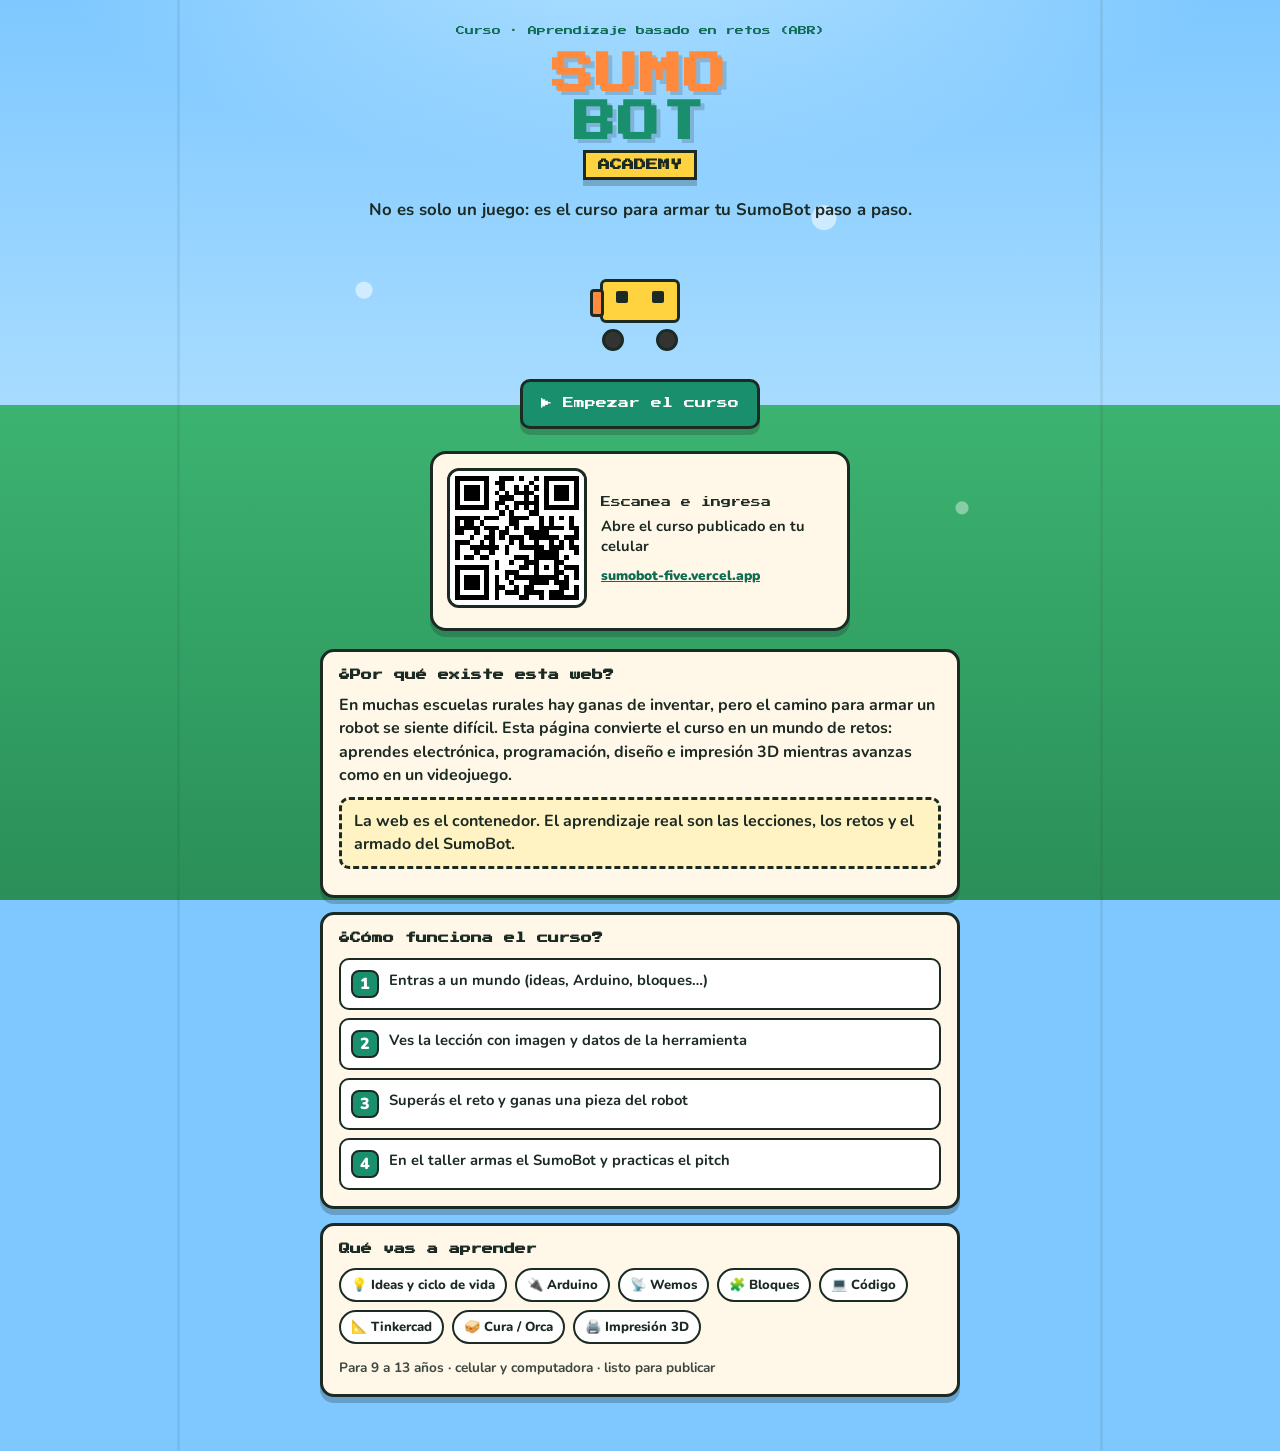
<file: index.html>
<!DOCTYPE html>
<html lang="es">
<head>
  <meta charset="UTF-8" />
  <meta name="viewport" content="width=device-width, initial-scale=1, viewport-fit=cover" />
  <meta name="theme-color" content="#1a8f6e" />
  <meta name="description" content="SumoBot Academy — Aprendizaje por retos para armar tu propio robot sumo." />
  <title>SumoBot Academy — Aprendizaje por Retos</title>
  <link rel="preconnect" href="https://fonts.googleapis.com" />
  <link rel="preconnect" href="https://fonts.gstatic.com" crossorigin />
  <link href="https://fonts.googleapis.com/css2?family=Press+Start+2P&family=Nunito:wght@600;700;800&display=swap" rel="stylesheet" />
  <link rel="stylesheet" href="css/styles.css" />
  <link rel="manifest" href="manifest.json" />
  <link rel="icon" href="data:image/svg+xml,%3Csvg xmlns='http://www.w3.org/2000/svg' viewBox='0 0 64 64'%3E%3Crect width='64' height='64' rx='8' fill='%231a8f6e'/%3E%3Crect x='12' y='20' width='40' height='24' rx='4' fill='%23ffe566'/%3E%3Ccircle cx='22' cy='32' r='4' fill='%231a1a1a'/%3E%3Ccircle cx='42' cy='32' r='4' fill='%231a1a1a'/%3E%3C/svg%3E" />
</head>
<body>
  <div id="app">
    <!-- HOME -->
    <section id="screen-title" class="screen active screen-home">
      <div class="sky-layer" aria-hidden="true"></div>
      <div class="home-wrap">
        <header class="home-hero">
          <p class="eyebrow">Curso · Aprendizaje basado en retos (ABR)</p>
          <h1 class="logo-title">
            <span class="logo-sumo">SUMO</span><span class="logo-bot">BOT</span>
            <span class="logo-sub">ACADEMY</span>
          </h1>
          <p class="tagline">No es solo un juego: es el curso para armar tu SumoBot paso a paso.</p>
          <div class="title-robot" aria-hidden="true">
            <div class="pixel-bot">
              <div class="bot-body"></div>
              <div class="bot-eye left"></div>
              <div class="bot-eye right"></div>
              <div class="bot-wheel left"></div>
              <div class="bot-wheel right"></div>
              <div class="bot-bumper"></div>
            </div>
          </div>
          <div class="btn-row">
            <button class="btn btn-primary" id="btn-start">▶ Empezar el curso</button>
            <button class="btn btn-ghost" id="btn-continue" hidden>Continuar partida</button>
          </div>
          <div class="home-qr">
            <a class="qr-link" href="https://sumobot-five.vercel.app/" target="_blank" rel="noopener noreferrer">
              <img
                class="qr-img"
                src="assets/qr-sumobot.png"
                width="160"
                height="160"
                alt="Código QR para abrir SumoBot Academy"
              />
            </a>
            <div class="qr-text">
              <p class="qr-title">Escanea e ingresa</p>
              <p class="qr-desc">Abre el curso publicado en tu celular</p>
              <a class="qr-url" href="https://sumobot-five.vercel.app/" target="_blank" rel="noopener noreferrer">sumobot-five.vercel.app</a>
            </div>
          </div>
        </header>

        <article class="home-card">
          <h2>¿Por qué existe esta web?</h2>
          <p>
            En muchas escuelas rurales hay ganas de inventar, pero el camino para armar un robot
            se siente difícil. Esta página convierte el <b>curso</b> en un <b>mundo de retos</b>:
            aprendes electrónica, programación, diseño e impresión 3D mientras avanzas como en un videojuego.
          </p>
          <p class="home-note">
            La web es el contenedor. El aprendizaje real son las lecciones, los retos y el armado del SumoBot.
          </p>
        </article>

        <article class="home-card">
          <h2>¿Cómo funciona el curso?</h2>
          <div class="home-steps">
            <div class="home-step"><span>1</span><p>Entras a un <b>mundo</b> (ideas, Arduino, bloques…)</p></div>
            <div class="home-step"><span>2</span><p>Ves la <b>lección</b> con imagen y datos de la herramienta</p></div>
            <div class="home-step"><span>3</span><p>Superás el <b>reto</b> y ganas una pieza del robot</p></div>
            <div class="home-step"><span>4</span><p>En el <b>taller</b> armas el SumoBot y practicas el pitch</p></div>
          </div>
        </article>

        <article class="home-card">
          <h2>Qué vas a aprender</h2>
          <div class="home-skills">
            <div class="skill-chip">💡 Ideas y ciclo de vida</div>
            <div class="skill-chip">🔌 Arduino</div>
            <div class="skill-chip">📡 Wemos</div>
            <div class="skill-chip">🧩 Bloques</div>
            <div class="skill-chip">💻 Código</div>
            <div class="skill-chip">📐 Tinkercad</div>
            <div class="skill-chip">🥪 Cura / Orca</div>
            <div class="skill-chip">🖨️ Impresión 3D</div>
          </div>
          <p class="hint" style="margin:14px 0 0">Para 9 a 13 años · celular y computadora · listo para publicar</p>
        </article>
      </div>
    </section>

    <!-- AVATAR -->
    <section id="screen-avatar" class="screen">
      <header class="topbar">
        <button class="btn-icon" data-go="title" aria-label="Volver">←</button>
        <h2>Crea tu inventor/a</h2>
        <span class="spacer"></span>
      </header>
      <div class="panel">
        <div class="avatar-preview" id="avatar-preview"></div>
        <label class="field">
          <span>Tu nombre de inventor/a</span>
          <input id="avatar-name" maxlength="16" placeholder="Ej. Luna" autocomplete="nickname" />
        </label>
        <p class="field-label">Elige tu color</p>
        <div class="swatches" id="avatar-swatches"></div>
        <button class="btn btn-primary btn-block" id="btn-save-avatar">Entrar al mapa →</button>
      </div>
    </section>

    <!-- WORLD MAP -->
    <section id="screen-map" class="screen">
      <header class="topbar">
        <button class="btn-icon" data-go="title" title="Inicio" aria-label="Inicio">🏠</button>
        <div class="player-chip">
          <span class="chip-avatar" id="map-avatar"></span>
          <span id="map-player-name">—</span>
        </div>
        <div class="stat-pills">
          <span class="pill" title="Piezas">🧩 <b id="stat-parts">0</b>/7</span>
          <span class="pill" title="Estrellas">⭐ <b id="stat-stars">0</b></span>
        </div>
        <button class="btn-icon" id="btn-workshop" title="Taller">🛠️</button>
      </header>
      <div class="map-scroll">
        <div class="world-map" id="world-map"></div>
      </div>
      <nav class="bottom-nav">
        <button class="nav-btn active" data-go="map">🗺️ Mapa</button>
        <button class="nav-btn" data-go="workshop">🛠️ Taller</button>
        <button class="nav-btn" data-go="rubric">📋 Rúbrica</button>
      </nav>
    </section>

    <!-- WORLD HUB -->
    <section id="screen-world" class="screen">
      <header class="topbar">
        <button class="btn-icon" data-go="map" aria-label="Mapa">←</button>
        <h2 id="world-title">Mundo</h2>
        <span class="spacer"></span>
      </header>
      <div class="panel world-hub">
        <div class="world-banner" id="world-banner"></div>
        <p class="world-story" id="world-story"></p>
        <div class="lesson-list" id="lesson-list"></div>
        <button class="btn btn-primary btn-block" id="btn-start-challenge" disabled>
          Completa las lecciones para el reto
        </button>
      </div>
    </section>

    <!-- LESSON -->
    <section id="screen-lesson" class="screen">
      <header class="topbar">
        <button class="btn-icon" id="btn-lesson-back" aria-label="Volver">←</button>
        <h2 id="lesson-title">Lección</h2>
        <span class="spacer"></span>
      </header>
      <div class="panel lesson-panel">
        <div class="lesson-visual" id="lesson-visual"></div>
        <div class="lesson-body" id="lesson-body"></div>
        <button class="btn btn-primary btn-block" id="btn-lesson-done">¡Entendido! ✓</button>
      </div>
    </section>

    <!-- CHALLENGE -->
    <section id="screen-challenge" class="screen">
      <header class="topbar">
        <button class="btn-icon" data-go="world" aria-label="Volver">←</button>
        <h2 id="challenge-title">Reto</h2>
        <span class="pill" id="challenge-progress">0/0</span>
      </header>
      <div class="panel challenge-panel">
        <p class="challenge-prompt" id="challenge-prompt"></p>
        <div id="challenge-area"></div>
        <p class="feedback" id="challenge-feedback" hidden></p>
        <button class="btn btn-primary btn-block" id="btn-challenge-check" hidden>Comprobar</button>
        <button class="btn btn-primary btn-block" id="btn-challenge-next" hidden>Siguiente →</button>
      </div>
    </section>

    <!-- REWARD -->
    <section id="screen-reward" class="screen">
      <div class="reward-wrap">
        <p class="reward-flash">¡RETO SUPERADO!</p>
        <div class="reward-piece" id="reward-piece"></div>
        <h2 id="reward-name">Pieza</h2>
        <p id="reward-desc"></p>
        <div class="stars-row" id="reward-stars"></div>
        <button class="btn btn-primary" data-go="map">Volver al mapa</button>
        <button class="btn btn-ghost" data-go="workshop">Ver en el taller</button>
      </div>
    </section>

    <!-- WORKSHOP -->
    <section id="screen-workshop" class="screen">
      <header class="topbar">
        <button class="btn-icon" data-go="map" aria-label="Mapa">←</button>
        <h2>Taller de armado</h2>
        <span class="spacer"></span>
      </header>
      <div class="panel">
        <p class="workshop-intro">Arrastra o toca las piezas desbloqueadas para armar tu SumoBot.</p>
        <div class="build-stage">
          <div class="sumobot-frame" id="sumobot-frame">
            <div class="slot" data-part="plan" title="Plan"><span>?</span></div>
            <div class="slot" data-part="arduino" title="Arduino"><span>?</span></div>
            <div class="slot" data-part="wemos" title="Wemos"><span>?</span></div>
            <div class="slot" data-part="blocks" title="Bloques"><span>?</span></div>
            <div class="slot" data-part="code" title="Código"><span>?</span></div>
            <div class="slot" data-part="chassis" title="Chasis"><span>?</span></div>
            <div class="slot" data-part="print" title="Impresión"><span>?</span></div>
          </div>
        </div>
        <div class="inventory" id="inventory"></div>
        <button class="btn btn-primary btn-block" id="btn-finish-bot" disabled>
          Completa las 7 piezas para el combate final
        </button>
      </div>
      <nav class="bottom-nav">
        <button class="nav-btn" data-go="map">🗺️ Mapa</button>
        <button class="nav-btn active" data-go="workshop">🛠️ Taller</button>
        <button class="nav-btn" data-go="rubric">📋 Rúbrica</button>
      </nav>
    </section>

    <!-- RUBRIC / PITCH -->
    <section id="screen-rubric" class="screen">
      <header class="topbar">
        <button class="btn-icon" data-go="map" aria-label="Mapa">←</button>
        <h2>Rúbrica del proyecto</h2>
        <span class="spacer"></span>
      </header>
      <div class="panel">
        <p class="rubric-intro">Así te evalúan en la feria. Usa esto para preparar tu pitch de 3 minutos.</p>
        <div id="rubric-list" class="rubric-list"></div>
        <div class="pitch-box">
          <h3>🎤 Tu pitch de 3 minutos</h3>
          <ol>
            <li><b>Problema:</b> ¿Qué situación resuelve tu SumoBot?</li>
            <li><b>Solución:</b> ¿Cómo lo armaste paso a paso?</li>
            <li><b>Tecnología:</b> Arduino/Wemos, código y piezas 3D.</li>
            <li><b>Impacto:</b> ¿Qué aprendiste y por qué sirve en tu comunidad?</li>
          </ol>
        </div>
      </div>
      <nav class="bottom-nav">
        <button class="nav-btn" data-go="map">🗺️ Mapa</button>
        <button class="nav-btn" data-go="workshop">🛠️ Taller</button>
        <button class="nav-btn active" data-go="rubric">📋 Rúbrica</button>
      </nav>
    </section>

    <!-- ARENA FINAL -->
    <section id="screen-arena" class="screen">
      <header class="topbar">
        <button class="btn-icon" data-go="workshop" aria-label="Volver">←</button>
        <h2>Arena SumoBot</h2>
        <span class="spacer"></span>
      </header>
      <div class="panel arena-panel">
        <div class="arena-ring" id="arena-ring">
          <div class="fighter you" id="fighter-you">🤖</div>
          <div class="fighter rival" id="fighter-rival">👾</div>
        </div>
        <p id="arena-msg">¡Tu SumoBot está listo! Toca COMBATIR.</p>
        <button class="btn btn-primary btn-block" id="btn-fight">⚔️ COMBATIR</button>
        <button class="btn btn-ghost btn-block" id="btn-diploma" hidden data-go="diploma">Ver diploma</button>
      </div>
    </section>

    <!-- DIPLOMA -->
    <section id="screen-diploma" class="screen">
      <div class="diploma">
        <p class="eyebrow">SumoBot Academy</p>
        <h2>¡Inventor/a certificado/a!</h2>
        <p class="diploma-name" id="diploma-name">—</p>
        <p>Completó el aprendizaje por retos para armar un SumoBot: electrónica, programación, diseño e impresión 3D.</p>
        <div class="diploma-stars" id="diploma-stars"></div>
        <button class="btn btn-primary" onclick="window.print()">Imprimir / Guardar</button>
        <button class="btn btn-ghost" data-go="map">Volver al mapa</button>
        <button class="btn btn-ghost" id="btn-reset">Nueva partida</button>
      </div>
    </section>
  </div>

  <script src="js/data.js"></script>
  <script src="js/game.js"></script>
</body>
</html>
</file>
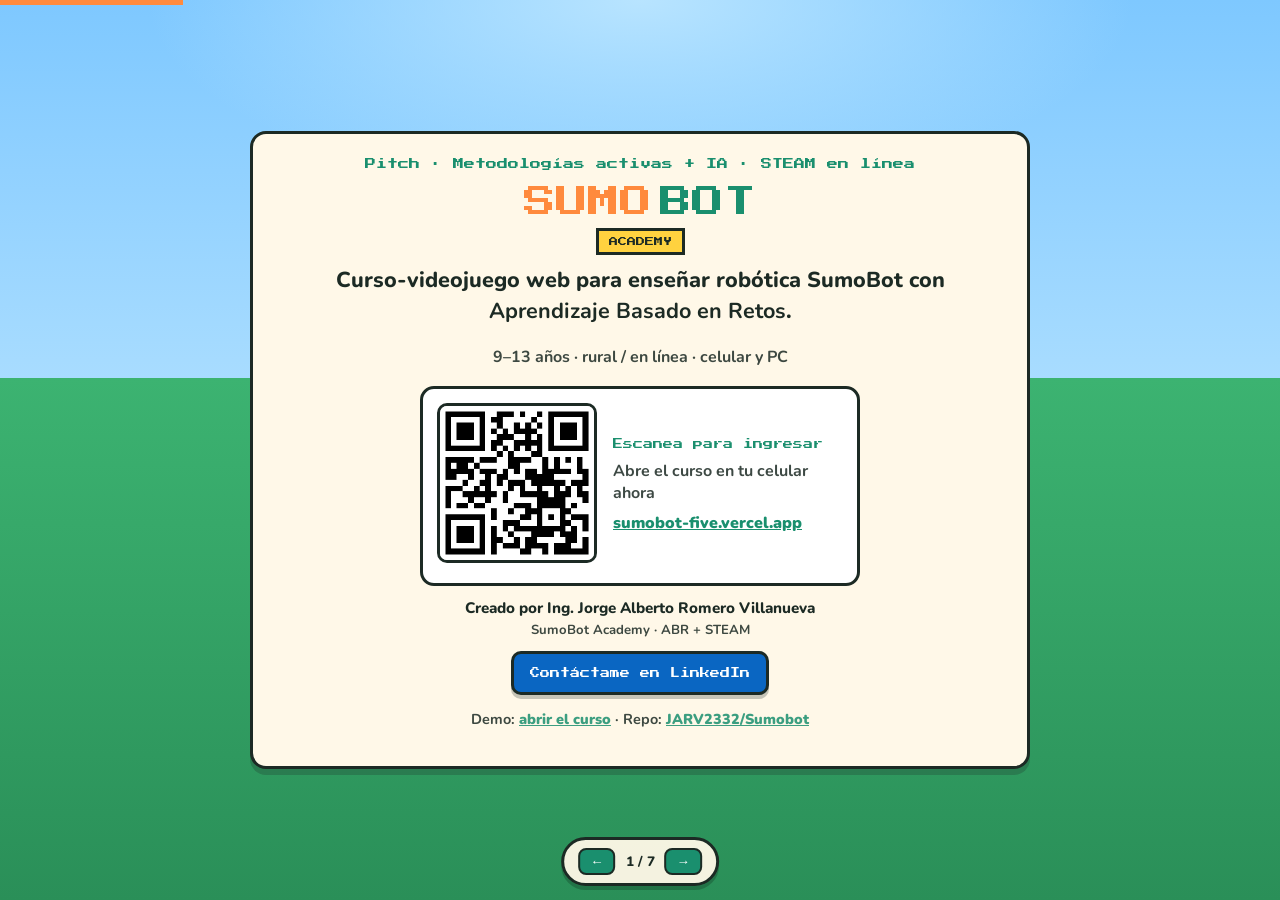
<file: slides.html>
<!DOCTYPE html>
<html lang="es">
<head>
  <meta charset="UTF-8" />
  <meta name="viewport" content="width=device-width, initial-scale=1" />
  <title>Pitch · SumoBot Academy</title>
  <link rel="preconnect" href="https://fonts.googleapis.com" />
  <link rel="preconnect" href="https://fonts.gstatic.com" crossorigin />
  <link href="https://fonts.googleapis.com/css2?family=Press+Start+2P&family=Nunito:wght@600;700;800&display=swap" rel="stylesheet" />
  <style>
    :root {
      --sky: #7ec8ff;
      --grass: #3cb371;
      --ink: #1c2a24;
      --panel: #fff8e8;
      --teal: #1a8f6e;
      --accent: #ff8a3d;
      --gold: #ffd23f;
      --display: "Press Start 2P", monospace;
      --body: "Nunito", system-ui, sans-serif;
    }
    * { box-sizing: border-box; }
    html, body { margin: 0; height: 100%; font-family: var(--body); color: var(--ink); background: #0f1f1a; }
    .deck { height: 100%; overflow: hidden; position: relative; }
    .slide {
      display: none; height: 100%; padding: clamp(16px, 3vw, 40px);
      flex-direction: column; justify-content: center;
      background:
        radial-gradient(ellipse 70% 40% at 50% 0%, #b8e4ff 0%, transparent 55%),
        linear-gradient(180deg, var(--sky) 0%, #a8dcff 42%, var(--grass) 42%, #2a8f58 100%);
      animation: in 0.35s ease;
    }
    .slide.active { display: flex; }
    @keyframes in { from { opacity: 0; transform: translateY(10px); } to { opacity: 1; transform: none; } }

    .kicker {
      font-family: var(--display); font-size: clamp(8px, 1.4vw, 11px);
      color: var(--teal); margin: 0 0 12px; line-height: 1.6;
    }
    h1 {
      font-family: var(--display); font-size: clamp(18px, 4vw, 34px);
      margin: 0 0 14px; line-height: 1.45; max-width: 18ch;
    }
    h2 {
      font-family: var(--display); font-size: clamp(14px, 2.6vw, 22px);
      margin: 0 0 16px; line-height: 1.5;
    }
    .lead { font-size: clamp(1rem, 2.2vw, 1.35rem); font-weight: 800; max-width: 42rem; margin: 0 0 18px; line-height: 1.45; }
    .muted { opacity: 0.85; font-weight: 700; }

    .card {
      background: var(--panel); border: 3px solid var(--ink); border-radius: 16px;
      box-shadow: 0 6px 0 rgba(28,42,36,.25); padding: clamp(14px, 2vw, 22px);
      max-width: 980px; width: 100%;
    }
    .grid-2 { display: grid; grid-template-columns: 1.1fr 0.9fr; gap: 18px; align-items: stretch; }
    .grid-3 { display: grid; grid-template-columns: repeat(3, 1fr); gap: 12px; }
    .grid-4 { display: grid; grid-template-columns: repeat(4, 1fr); gap: 10px; }
    @media (max-width: 800px) {
      .grid-2, .grid-3, .grid-4 { grid-template-columns: 1fr; }
      h1 { max-width: none; }
    }

    .pill {
      display: inline-block; background: var(--gold); border: 3px solid var(--ink);
      padding: 6px 10px; font-family: var(--display); font-size: 9px; margin-bottom: 10px;
    }
    .bullets { margin: 0; padding-left: 1.1rem; font-weight: 700; line-height: 1.5; }
    .bullets li { margin-bottom: 8px; }
    .chip {
      background: #fff; border: 2px solid var(--ink); border-radius: 999px;
      padding: 8px 12px; font-weight: 800; font-size: 0.9rem; text-align: center;
    }
    .mini {
      background: #fff; border: 3px solid var(--ink); border-radius: 12px; padding: 12px;
      font-weight: 700; height: 100%;
    }
    .mini b { display: block; font-family: var(--display); font-size: 9px; margin-bottom: 8px; line-height: 1.5; color: var(--teal); }
    .big-num {
      font-family: var(--display); font-size: clamp(28px, 6vw, 48px); color: var(--accent); margin: 0 0 8px;
    }

    /* Fake UI captures */
    .ui {
      background: linear-gradient(180deg, #9fd4ff 0 45%, #5bb87a 45%);
      border: 3px solid var(--ink); border-radius: 14px; padding: 10px; min-height: 220px;
      position: relative; overflow: hidden;
    }
    .ui-panel {
      background: var(--panel); border: 3px solid var(--ink); border-radius: 12px;
      padding: 12px; margin: 8px auto; max-width: 280px; text-align: center;
      box-shadow: 0 4px 0 rgba(0,0,0,.15);
    }
    .ui-panel .flash { font-family: var(--display); font-size: 9px; color: var(--accent); line-height: 1.5; }
    .ui-panel .piece {
      width: 64px; height: 64px; margin: 8px auto; background: var(--gold);
      border: 3px solid var(--ink); border-radius: 12px; display: grid; place-items: center; font-size: 28px;
    }
    .block {
      background: #d8f5e8; border: 2px solid var(--ink); border-radius: 8px;
      padding: 7px 8px; margin: 5px 0; font-size: 0.72rem; font-weight: 800; text-align: left;
      display: flex; justify-content: space-between; gap: 6px;
    }
    .block.bad { background: #ffe0e0; }
    .slot-grid {
      display: grid; grid-template-columns: repeat(3, 1fr); gap: 6px; max-width: 200px; margin: 10px auto;
      background: rgba(255,255,255,.35); border: 2px solid var(--ink); border-radius: 10px; padding: 8px;
    }
    .slot {
      aspect-ratio: 1; background: var(--gold); border: 2px solid var(--ink);
      border-radius: 8px; display: grid; place-items: center; font-size: 16px;
    }
    .nav-hint {
      position: fixed; bottom: 14px; left: 50%; transform: translateX(-50%);
      background: rgba(255,248,232,.95); border: 3px solid var(--ink); border-radius: 999px;
      padding: 8px 14px; font-weight: 800; font-size: 0.85rem; z-index: 20;
      display: flex; gap: 10px; align-items: center; box-shadow: 0 4px 0 rgba(0,0,0,.2);
    }
    .nav-hint button {
      border: 2px solid var(--ink); background: var(--teal); color: #fff;
      border-radius: 8px; font-weight: 900; cursor: pointer; padding: 4px 10px;
    }
    .progress {
      position: fixed; top: 0; left: 0; height: 5px; background: var(--accent); z-index: 30;
      transition: width .25s ease;
    }
    .logo-row { display: flex; gap: 8px; flex-wrap: wrap; align-items: center; margin-bottom: 10px; }
    .logo-sumo { font-family: var(--display); color: var(--accent); font-size: clamp(20px, 4vw, 32px); }
    .logo-bot { font-family: var(--display); color: var(--teal); font-size: clamp(20px, 4vw, 32px); }
    a.link {
      color: var(--teal); font-weight: 900; word-break: break-all;
    }
    .footer-slide { margin-top: 14px; font-size: 0.9rem; font-weight: 700; opacity: .85; }
    .flow {
      display: flex; flex-wrap: wrap; gap: 8px; align-items: center; font-weight: 800;
    }
    .flow span {
      background: #fff; border: 2px solid var(--ink); border-radius: 10px; padding: 8px 10px; font-size: 0.85rem;
    }
    .flow i { font-style: normal; opacity: .5; }
    .ai-box {
      background: #fff3c4; border: 3px dashed var(--ink); border-radius: 12px; padding: 12px; font-weight: 700;
    }
    .slide-qr {
      display: flex; flex-wrap: wrap; align-items: center; justify-content: center;
      gap: 16px; margin: 18px auto 8px; padding: 14px;
      background: #fff; border: 3px solid var(--ink); border-radius: 14px;
      max-width: 440px; text-align: left;
    }
    .slide-qr img {
      width: 160px; height: 160px; border: 3px solid var(--ink);
      border-radius: 10px; background: #fff; flex-shrink: 0;
    }
    .slide-qr-text { min-width: 160px; flex: 1; }
    .qr-scan {
      font-family: var(--display); font-size: 10px; line-height: 1.5;
      margin: 0 0 8px; color: var(--teal);
    }
    .author {
      margin: 12px 0 0;
      font-weight: 800;
      font-size: 0.95rem;
      line-height: 1.4;
    }
    .author span {
      display: block;
      font-size: 0.82rem;
      font-weight: 700;
      opacity: 0.85;
      margin-top: 2px;
    }
    .btn-contact {
      display: inline-block;
      margin-top: 12px;
      font-family: var(--display);
      font-size: 10px;
      line-height: 1.4;
      text-decoration: none;
      color: #fff;
      background: #0a66c2;
      border: 3px solid var(--ink);
      border-radius: 10px;
      padding: 12px 16px;
      box-shadow: 0 4px 0 rgba(28,42,36,.25);
    }
    .btn-contact:active { transform: translateY(2px); box-shadow: 0 2px 0 rgba(28,42,36,.25); }
  </style>
</head>
<body>
  <div class="progress" id="progress"></div>
  <div class="deck" id="deck">

    <!-- 0 PORTADA -->
    <section class="slide active">
      <div class="card" style="max-width:780px;margin:0 auto;text-align:center">
        <p class="kicker">Pitch · Metodologías activas + IA · STEAM en línea</p>
        <div class="logo-row" style="justify-content:center">
          <span class="logo-sumo">SUMO</span><span class="logo-bot">BOT</span>
        </div>
        <div class="pill">ACADEMY</div>
        <p class="lead" style="margin-inline:auto">Curso-videojuego web para enseñar robótica SumoBot con <b>Aprendizaje Basado en Retos</b>.</p>
        <p class="muted">9–13 años · rural / en línea · celular y PC</p>

        <div class="slide-qr">
          <a href="https://sumobot-five.vercel.app/" target="_blank" rel="noopener noreferrer">
            <img
              src="assets/qr-sumobot.png"
              width="180"
              height="180"
              alt="QR para entrar a SumoBot Academy"
            />
          </a>
          <div class="slide-qr-text">
            <p class="qr-scan">Escanea para ingresar</p>
            <p class="muted" style="margin:0 0 8px">Abre el curso en tu celular ahora</p>
            <a class="link" href="https://sumobot-five.vercel.app/" target="_blank" rel="noopener noreferrer">sumobot-five.vercel.app</a>
          </div>
        </div>

        <p class="author">
          Creado por Ing. Jorge Alberto Romero Villanueva
          <span>SumoBot Academy · ABR + STEAM</span>
        </p>
        <a class="btn-contact" href="https://www.linkedin.com/in/jarv28/" target="_blank" rel="noopener noreferrer">
          Contáctame en LinkedIn
        </a>

        <p class="footer-slide">Demo: <a class="link" href="index.html" target="_blank">abrir el curso</a> · Repo: <a class="link" href="https://github.com/JARV2332/Sumobot" target="_blank">JARV2332/Sumobot</a></p>
      </div>
    </section>

    <!-- 1 PROBLEMA -->
    <section class="slide">
      <p class="kicker">1 / 4 · El problema</p>
      <div class="grid-2">
        <div class="card">
          <h2>¿Qué situación resolvemos?</h2>
          <p class="lead">Enseñanza de robótica STEAM (SumoBot) que suele ser difícil, fragmentada y poco motivante —sobre todo en contextos rurales o a distancia.</p>
          <ul class="bullets">
            <li>Los contenidos (Arduino, código, 3D, impresión) se ven sueltos, no como un proyecto.</li>
            <li>Poca práctica guiada paso a paso y baja retención en cursos solo de texto o video.</li>
            <li>En zona rural: acceso irregular a internet, dispositivos móviles y pocos talleres físicos.</li>
            <li>Falta de conexión clara con la <b>rúbrica real</b> (innovación, automatización, demo, pitch).</li>
          </ul>
        </div>
        <div class="ui">
          <div class="ui-panel" style="max-width:100%;margin-top:24px">
            <div class="flash">ANTES</div>
            <p style="font-weight:800;margin:8px 0">PDF + teoría + “arma el robot”</p>
            <p class="muted" style="font-size:.9rem">Sin mapa · sin piezas · sin feedback · sin juego</p>
            <hr style="border:0;border-top:2px dashed #1c2a24;margin:12px 0">
            <div class="flash" style="color:var(--teal)">NECESIDAD</div>
            <p style="font-weight:800">Un curso que se sienta como misión y prepare el proyecto real.</p>
          </div>
        </div>
      </div>
    </section>

    <!-- 2 SOLUCION -->
    <section class="slide">
      <p class="kicker">2 / 4 · La solución</p>
      <div class="card" style="margin-bottom:14px">
        <h2>Metodología activa: ABR + Gamificación</h2>
        <p class="lead" style="margin-bottom:10px">Aplicamos <b>Aprendizaje Basado en Retos</b>: cada mundo es un desafío. Completas lecciones → pasas el reto → ganas una pieza → armas el SumoBot.</p>
        <div class="flow">
          <span>💡 Ideas</span><i>→</i>
          <span>🔌 Arduino / Wemos</span><i>→</i>
          <span>🧩 Bloques / Código</span><i>→</i>
          <span>📐 3D + Impresión</span><i>→</i>
          <span>🛠️ Taller + Arena</span>
        </div>
      </div>
      <div class="grid-3">
        <div class="ui">
          <div class="ui-panel">
            <div class="flash">Reto: ordena el ciclo</div>
            <div class="block">1. Idear ✓ Bien</div>
            <div class="block">2. Diseñar ✓ Bien</div>
            <div class="block">3. Construir ✓ Bien</div>
            <div class="block">4. Programar ✓ Bien</div>
            <div class="block">5. Probar ✓ Bien</div>
            <p style="font-size:.75rem;font-weight:800;color:var(--teal);margin:8px 0 0">¡Orden perfecto!</p>
          </div>
        </div>
        <div class="ui">
          <div class="ui-panel">
            <div class="flash">¡RETO SUPERADO!</div>
            <div class="piece">🗺️</div>
            <b>Plan de misión</b>
            <div style="margin-top:6px">⭐⭐⭐</div>
          </div>
        </div>
        <div class="ui">
          <div class="ui-panel">
            <div class="flash" style="color:var(--teal)">Taller de armado</div>
            <div class="slot-grid">
              <div class="slot">🗺️</div><div class="slot">🧠</div><div class="slot">📡</div>
              <div class="slot">🧩</div><div class="slot">💻</div><div class="slot">📐</div>
              <div class="slot" style="grid-column:2">🖨️</div>
            </div>
            <p style="font-size:.75rem;font-weight:800">Piezas → robot completo</p>
          </div>
        </div>
      </div>
    </section>

    <!-- 2b COMO APLICA -->
    <section class="slide">
      <p class="kicker">2b · Cómo se ve en el curso</p>
      <h2>De la teoría al hacer</h2>
      <div class="grid-4" style="margin-top:8px">
        <div class="mini"><b>Lecciones</b>Diagramas y datos de cada herramienta: qué es, dónde va, cómo se usa (Arduino, Wemos, Tinkercad, Cura/Orca, impresora…).</div>
        <div class="mini"><b>Retos</b>Arrastrar, quiz y emparejar con pistas (verde/rojo) para mejorar sin frustrarse.</div>
        <div class="mini"><b>Progresión</b>Mapa de mundos, avatar, estrellas e inventario de piezas del SumoBot.</div>
        <div class="mini"><b>Evaluación</b>Rúbrica integrada + guía de pitch 3 min (innovación, automatización, demo…).</div>
      </div>
      <div class="card" style="margin-top:14px">
        <p class="lead" style="margin:0">La web es el contenedor. El <b>curso</b> es el aprendizaje: misiones STEAM listas para aula presencial o en línea.</p>
      </div>
    </section>

    <!-- 3 IA -->
    <section class="slide">
      <p class="kicker">3 / 4 · El toque de IA</p>
      <div class="grid-2">
        <div class="card">
          <h2>¿Qué rol juega la IA?</h2>
          <p class="lead">La IA fue <b>co-piloto pedagógico y de producción</b>: ayudó a diseñar, escribir y construir la propuesta educativa gamificada.</p>
          <ul class="bullets">
            <li><b>Diseño del curso:</b> convertir el temario (electrónica, programación, 3D, impresión) en mundos y retos ABR.</li>
            <li><b>Contenido:</b> lecciones, diagramas, pistas de feedback y alineación con la rúbrica del proyecto.</li>
            <li><b>Construcción:</b> prototipo web responsive/PWA publicable (GitHub) para uso en línea.</li>
            <li><b>Próximo nivel (escalable):</b> quizzes automáticos, pistas personalizadas por error, y narrativas generadas para cada equipo.</li>
          </ul>
          <div class="ai-box" style="margin-top:12px">IA no reemplaza al docente: acelera crear un curso vivo, jugable y listo para STEAM a distancia.</div>
        </div>
        <div class="card">
          <p class="big-num">IA</p>
          <p class="lead">Como mentor de diseño</p>
          <div class="chip" style="margin-bottom:8px">Chat / agent → guion de mundos</div>
          <div class="chip" style="margin-bottom:8px">IA → lecciones + retos + rúbrica</div>
          <div class="chip" style="margin-bottom:8px">IA → código web del curso-juego</div>
          <div class="chip">Docente → facilita, evalúa y acompaña</div>
        </div>
      </div>
    </section>

    <!-- 4 IMPACTO -->
    <section class="slide">
      <p class="kicker">4 / 4 · El impacto</p>
      <div class="card" style="margin-bottom:14px">
        <h2>¿Por qué transforma el aula?</h2>
        <p class="lead">Porque cambia “ver teoría” por <b>completar misiones</b>, con un robot que se va armando y una rúbrica visible desde el día uno.</p>
      </div>
      <div class="grid-3">
        <div class="mini"><b>Motivación</b>Formato videojuego 80s: avatar, estrellas, piezas y arena. Ideal para 9–13 años.</div>
        <div class="mini"><b>STEAM integral</b>Une electrónica, programación, diseño 3D e impresión en un solo proyecto SumoBot.</div>
        <div class="mini"><b>En línea / rural</b>Web responsive + PWA: celular o PC, publicable, usable con poca fricción.</div>
        <div class="mini"><b>Evaluación clara</b>La rúbrica (automatización, demo, pitch…) está dentro del curso, no en un PDF aparte.</div>
        <div class="mini"><b>Trabajo en equipo</b>Roles, lluvia de ideas y ciclo de vida: habilidades sociales + técnicas.</div>
        <div class="mini"><b>Escalable</b>Sirve a un taller local o a un programa STEAM a distancia para muchas escuelas.</div>
      </div>
    </section>

    <!-- CIERRE -->
    <section class="slide">
      <div class="card" style="max-width:780px;margin:0 auto;text-align:center">
        <p class="kicker">Cierre · 3 minutos</p>
        <h1 style="max-width:none;margin-inline:auto">SumoBot Academy</h1>
        <p class="lead" style="margin-inline:auto">Problema: robótica difícil de enseñar a distancia.<br/>Solución: curso ABR gamificado.<br/>IA: co-piloto para diseñar y construir.<br/>Impacto: aula STEAM motivada, medible y en línea.</p>
        <div class="grid-2" style="text-align:left;margin-top:12px">
          <div class="mini"><b>Demo en vivo</b><a class="link" href="https://sumobot-five.vercel.app/" target="_blank">sumobot-five.vercel.app</a></div>
          <div class="mini"><b>Código</b><a class="link" href="https://github.com/JARV2332/Sumobot" target="_blank">github.com/JARV2332/Sumobot</a></div>
        </div>
        <p class="author" style="margin-top:16px">
          Creado por Ing. Jorge Alberto Romero Villanueva
        </p>
        <a class="btn-contact" href="https://www.linkedin.com/in/jarv28/" target="_blank" rel="noopener noreferrer">
          Contáctame en LinkedIn
        </a>
        <p class="footer-slide">← → o clic para navegar · F para pantalla completa</p>
      </div>
    </section>
  </div>

  <div class="nav-hint">
    <button type="button" id="prev">←</button>
    <span id="counter">1 / 7</span>
    <button type="button" id="next">→</button>
  </div>

  <script>
    const slides = [...document.querySelectorAll(".slide")];
    let i = 0;
    function show(n) {
      i = (n + slides.length) % slides.length;
      slides.forEach((s, idx) => s.classList.toggle("active", idx === i));
      document.getElementById("counter").textContent = `${i + 1} / ${slides.length}`;
      document.getElementById("progress").style.width = `${((i + 1) / slides.length) * 100}%`;
    }
    document.getElementById("prev").onclick = () => show(i - 1);
    document.getElementById("next").onclick = () => show(i + 1);
    document.addEventListener("keydown", (e) => {
      if (e.key === "ArrowRight" || e.key === " " || e.key === "PageDown") { e.preventDefault(); show(i + 1); }
      if (e.key === "ArrowLeft" || e.key === "PageUp") { e.preventDefault(); show(i - 1); }
      if (e.key === "f" || e.key === "F") {
        if (!document.fullscreenElement) document.documentElement.requestFullscreen?.();
        else document.exitFullscreen?.();
      }
      if (e.key === "Home") show(0);
      if (e.key === "End") show(slides.length - 1);
    });
    document.querySelector(".deck").addEventListener("click", (e) => {
      if (e.target.closest("a,button,.nav-hint")) return;
      const mid = window.innerWidth / 2;
      show(e.clientX > mid ? i + 1 : i - 1);
    });
    show(0);
  </script>
</body>
</html>
</file>
<file: css/styles.css>
:root {
  --sky: #7ec8ff;
  --sky-deep: #3aa0e8;
  --grass: #3cb371;
  --grass-dark: #2a8f58;
  --earth: #c4783a;
  --sand: #f6e7c1;
  --ink: #1c2a24;
  --panel: #fff8e8;
  --accent: #ff8a3d;
  --accent-dark: #e06a1a;
  --teal: #1a8f6e;
  --teal-dark: #0f6b52;
  --gold: #ffd23f;
  --danger: #e63946;
  --ok: #2a9d8f;
  --pixel: 4px;
  --radius: 14px;
  --shadow: 0 6px 0 rgba(28, 42, 36, 0.25);
  --font-display: "Press Start 2P", monospace;
  --font-body: "Nunito", system-ui, sans-serif;
}

*, *::before, *::after { box-sizing: border-box; }

html, body {
  margin: 0;
  min-height: 100%;
  font-family: var(--font-body);
  color: var(--ink);
  background: var(--sky);
  -webkit-tap-highlight-color: transparent;
}

body {
  background:
    radial-gradient(ellipse 80% 50% at 50% -10%, #b8e4ff 0%, transparent 60%),
    linear-gradient(180deg, var(--sky) 0%, #a8dcff 45%, var(--grass) 45%, var(--grass-dark) 100%);
  background-attachment: fixed;
}

#app {
  max-width: 920px;
  margin: 0 auto;
  min-height: 100dvh;
  position: relative;
}

.screen {
  display: none;
  min-height: 100dvh;
  padding: 0 0 88px;
  animation: fadeIn 0.35s ease;
}

.screen.active { display: flex; flex-direction: column; }

@keyframes fadeIn {
  from { opacity: 0; transform: translateY(8px); }
  to { opacity: 1; transform: none; }
}

/* Title / Home */
#screen-title {
  justify-content: flex-start;
  align-items: stretch;
  padding: 24px 16px 40px;
  text-align: center;
  position: relative;
  overflow-x: hidden;
  overflow-y: auto;
}

.sky-layer {
  position: absolute;
  inset: 0;
  background:
    radial-gradient(circle at 20% 20%, #fff8 0 8px, transparent 9px),
    radial-gradient(circle at 70% 15%, #fff8 0 12px, transparent 13px),
    radial-gradient(circle at 85% 35%, #fff6 0 6px, transparent 7px);
  pointer-events: none;
  animation: drift 18s linear infinite;
}

@keyframes drift {
  from { transform: translateX(0); }
  to { transform: translateX(-40px); }
}

.home-wrap, .title-wrap {
  position: relative; z-index: 1; max-width: 560px; margin: 0 auto; width: 100%;
}

.home-hero { margin-bottom: 18px; }

.home-card {
  text-align: left;
  background: var(--panel);
  border: 3px solid var(--ink);
  border-radius: var(--radius);
  box-shadow: var(--shadow);
  padding: 16px;
  margin-bottom: 14px;
}
.home-card h2 {
  font-family: var(--font-display);
  font-size: 11px;
  line-height: 1.5;
  margin: 0 0 10px;
}
.home-card p {
  margin: 0 0 10px;
  font-weight: 700;
  line-height: 1.45;
}
.home-note {
  background: #fff3c4;
  border: 3px dashed var(--ink);
  border-radius: 10px;
  padding: 10px 12px !important;
}
.home-steps { display: flex; flex-direction: column; gap: 8px; }
.home-step {
  display: flex; gap: 10px; align-items: flex-start;
  background: #fff; border: 2px solid var(--ink); border-radius: 10px; padding: 10px;
}
.home-step span {
  flex-shrink: 0; width: 28px; height: 28px; border-radius: 8px;
  background: var(--teal); color: #fff; border: 2px solid var(--ink);
  display: grid; place-items: center; font-weight: 900;
}
.home-step p { margin: 0; font-weight: 700; font-size: 0.92rem; }
.home-skills { display: flex; flex-wrap: wrap; gap: 8px; }
.skill-chip {
  background: #fff; border: 2px solid var(--ink); border-radius: 999px;
  padding: 6px 10px; font-weight: 800; font-size: 0.82rem;
}

.home-qr {
  margin: 22px auto 0;
  display: flex;
  flex-wrap: wrap;
  align-items: center;
  justify-content: center;
  gap: 14px;
  background: var(--panel);
  border: 3px solid var(--ink);
  border-radius: 16px;
  box-shadow: var(--shadow);
  padding: 14px;
  max-width: 420px;
  text-align: left;
}
.qr-link { display: block; flex-shrink: 0; }
.qr-img {
  width: 140px; height: 140px;
  border: 3px solid var(--ink);
  border-radius: 12px;
  background: #fff;
  image-rendering: pixelated;
}
.qr-text { flex: 1; min-width: 160px; }
.qr-title {
  font-family: var(--font-display);
  font-size: 10px;
  line-height: 1.5;
  margin: 0 0 6px;
}
.qr-desc {
  margin: 0 0 8px;
  font-weight: 700;
  font-size: 0.92rem;
}
.qr-url {
  font-weight: 900;
  color: var(--teal-dark);
  word-break: break-all;
  font-size: 0.85rem;
}

.eyebrow {
  font-family: var(--font-display);
  font-size: 9px;
  line-height: 1.6;
  color: var(--teal-dark);
  margin: 0 0 16px;
}

.logo-title {
  margin: 0;
  display: flex;
  flex-direction: column;
  align-items: center;
  gap: 6px;
}

.logo-sumo, .logo-bot {
  font-family: var(--font-display);
  font-size: clamp(28px, 9vw, 42px);
  letter-spacing: 2px;
  text-shadow: 4px 4px 0 rgba(0,0,0,0.15);
}

.logo-sumo { color: var(--accent); }
.logo-bot { color: var(--teal); }
.logo-sub {
  font-family: var(--font-display);
  font-size: 12px;
  color: var(--ink);
  background: var(--gold);
  padding: 6px 12px;
  border: 3px solid var(--ink);
  box-shadow: var(--shadow);
}

.tagline {
  font-size: 1.05rem;
  font-weight: 700;
  margin: 18px 0 8px;
}

.hint { font-size: 0.85rem; opacity: 0.85; margin-top: 16px; }

/* Pixel bot */
.title-robot { margin: 20px auto 28px; height: 110px; display: grid; place-items: end center; }
.pixel-bot {
  position: relative;
  width: 120px;
  height: 90px;
  animation: bounce 1.2s ease-in-out infinite;
}
@keyframes bounce {
  0%, 100% { transform: translateY(0); }
  50% { transform: translateY(-8px); }
}
.bot-body {
  position: absolute; left: 20px; top: 18px; width: 80px; height: 44px;
  background: var(--gold); border: 3px solid var(--ink); border-radius: 6px;
}
.bot-eye {
  position: absolute; top: 30px; width: 12px; height: 12px;
  background: var(--ink); border-radius: 2px;
}
.bot-eye.left { left: 36px; }
.bot-eye.right { right: 36px; }
.bot-wheel {
  position: absolute; bottom: 0; width: 22px; height: 22px;
  background: #333; border: 3px solid var(--ink); border-radius: 50%;
}
.bot-wheel.left { left: 22px; }
.bot-wheel.right { right: 22px; }
.bot-bumper {
  position: absolute; left: 10px; top: 28px; width: 14px; height: 28px;
  background: var(--accent); border: 3px solid var(--ink); border-radius: 4px;
}

/* Buttons */
.btn {
  font-family: var(--font-display);
  font-size: 11px;
  line-height: 1.4;
  border: 3px solid var(--ink);
  padding: 14px 18px;
  cursor: pointer;
  box-shadow: var(--shadow);
  transition: transform 0.1s, box-shadow 0.1s;
  border-radius: 10px;
}
.btn:active { transform: translateY(4px); box-shadow: 0 2px 0 rgba(28,42,36,0.25); }
.btn:disabled { opacity: 0.5; cursor: not-allowed; transform: none; }
.btn-primary { background: var(--teal); color: #fff; }
.btn-primary:hover:not(:disabled) { background: var(--teal-dark); }
.btn-ghost { background: var(--panel); color: var(--ink); }
.btn-block { width: 100%; margin-top: 12px; }
.btn-row { display: flex; flex-wrap: wrap; gap: 10px; justify-content: center; }
.btn-icon {
  width: 42px; height: 42px; border: 3px solid var(--ink);
  background: var(--panel); border-radius: 10px; font-size: 18px;
  box-shadow: var(--shadow); cursor: pointer; flex-shrink: 0;
}

/* Topbar */
.topbar {
  display: flex; align-items: center; gap: 10px;
  padding: 12px 14px; position: sticky; top: 0; z-index: 20;
  background: rgba(126, 200, 255, 0.92);
  backdrop-filter: blur(8px);
  border-bottom: 3px solid rgba(28,42,36,0.12);
}
.topbar h2 {
  font-family: var(--font-display);
  font-size: 11px; line-height: 1.5; margin: 0; flex: 1;
}
.spacer { width: 42px; }
.player-chip {
  display: flex; align-items: center; gap: 8px;
  background: var(--panel); border: 3px solid var(--ink);
  border-radius: 999px; padding: 4px 12px 4px 4px;
  font-weight: 800; font-size: 0.9rem;
}
.chip-avatar, .avatar-preview, #map-avatar {
  width: 36px; height: 36px; border-radius: 8px;
  border: 3px solid var(--ink); display: grid; place-items: center;
  font-size: 18px; image-rendering: pixelated;
}
.avatar-preview { width: 88px; height: 88px; margin: 0 auto 16px; font-size: 42px; }
.stat-pills { display: flex; gap: 6px; margin-left: auto; }
.pill {
  background: var(--panel); border: 2px solid var(--ink);
  border-radius: 999px; padding: 6px 10px; font-size: 0.85rem; font-weight: 800;
}

/* Panels */
.panel {
  margin: 12px 14px; background: var(--panel);
  border: 3px solid var(--ink); border-radius: var(--radius);
  box-shadow: var(--shadow); padding: 16px;
}

.field { display: block; margin-bottom: 14px; }
.field span, .field-label { display: block; font-weight: 800; margin-bottom: 6px; }
.field input {
  width: 100%; padding: 12px 14px; font-size: 1.05rem; font-family: var(--font-body);
  font-weight: 700; border: 3px solid var(--ink); border-radius: 10px; background: #fff;
}
.swatches { display: flex; flex-wrap: wrap; gap: 8px; margin-bottom: 18px; }
.swatch {
  width: 40px; height: 40px; border: 3px solid var(--ink); border-radius: 8px;
  cursor: pointer; box-shadow: var(--shadow);
}
.swatch.selected { outline: 3px solid var(--teal); outline-offset: 2px; }

/* World map */
.map-scroll {
  flex: 1; overflow: auto; padding: 8px 14px 20px;
  -webkit-overflow-scrolling: touch;
}
.world-map {
  display: grid;
  grid-template-columns: 1fr;
  gap: 14px;
  padding-bottom: 20px;
  position: relative;
}

.world-node {
  display: grid;
  grid-template-columns: 72px 1fr auto;
  gap: 12px;
  align-items: center;
  background: var(--panel);
  border: 3px solid var(--ink);
  border-radius: 16px;
  padding: 12px;
  box-shadow: var(--shadow);
  cursor: pointer;
  text-align: left;
  font: inherit;
  color: inherit;
  transition: transform 0.12s;
  position: relative;
}
.world-node:active { transform: translateY(3px); box-shadow: 0 2px 0 rgba(28,42,36,0.25); }
.world-node.locked { opacity: 0.55; filter: grayscale(0.4); cursor: not-allowed; }
.world-node.done { border-color: var(--teal); }
.world-node.done::after {
  content: "✓";
  position: absolute; top: -8px; right: -8px;
  width: 28px; height: 28px; background: var(--teal); color: #fff;
  border: 3px solid var(--ink); border-radius: 50%;
  display: grid; place-items: center; font-weight: 900; font-size: 14px;
}
.node-icon {
  width: 72px; height: 72px; border-radius: 12px; border: 3px solid var(--ink);
  display: grid; place-items: center; font-size: 32px;
}
.node-info h3 {
  font-family: var(--font-display); font-size: 10px; margin: 0 0 6px; line-height: 1.5;
}
.node-info p { margin: 0; font-size: 0.9rem; font-weight: 700; opacity: 0.85; }
.node-meta { font-size: 0.8rem; font-weight: 800; text-align: right; }

.path-dot {
  width: 10px; height: 10px; background: var(--ink); border-radius: 50%;
  margin: -6px auto; opacity: 0.35;
}

/* World hub */
.world-banner {
  height: 100px; border-radius: 12px; border: 3px solid var(--ink);
  display: grid; place-items: center; font-size: 48px; margin-bottom: 12px;
}
.world-story { font-weight: 700; margin: 0 0 14px; line-height: 1.45; }
.lesson-list { display: flex; flex-direction: column; gap: 8px; margin-bottom: 8px; }
.lesson-card {
  display: flex; align-items: center; gap: 10px;
  background: #fff; border: 3px solid var(--ink); border-radius: 12px;
  padding: 12px; cursor: pointer; text-align: left; font: inherit; color: inherit;
}
.lesson-card.done { background: #d8f5e8; }
.lesson-card .lc-ico { font-size: 24px; }
.lesson-card .lc-text { flex: 1; }
.lesson-card .lc-text strong { display: block; font-size: 0.95rem; }
.lesson-card .lc-text span { font-size: 0.8rem; opacity: 0.8; }
.lesson-card .lc-check { font-weight: 900; color: var(--teal); }

/* Lesson */
.lesson-visual {
  min-height: 120px; border-radius: 12px; border: 3px solid var(--ink);
  display: grid; place-items: center; font-size: 56px; margin-bottom: 14px;
  background: #fff; overflow: hidden;
}
.lesson-visual.has-diagram {
  font-size: inherit;
  padding: 12px;
  place-items: stretch;
  background: linear-gradient(160deg, #fff 0%, #f0f7ff 100%);
}
.lesson-body h3 { margin: 0 0 8px; font-size: 1.15rem; }
.lesson-body p { margin: 0 0 10px; line-height: 1.5; font-weight: 600; }
.lesson-body ul { margin: 0 0 12px; padding-left: 18px; font-weight: 600; }
.lesson-body li { margin-bottom: 6px; }
.tip-box {
  background: #fff3c4; border: 3px dashed var(--ink); border-radius: 10px;
  padding: 10px 12px; font-weight: 700; font-size: 0.92rem;
}

.data-grid {
  display: grid; grid-template-columns: 1fr 1fr; gap: 8px; margin: 0 0 12px;
}
.data-card {
  background: #fff; border: 2px solid var(--ink); border-radius: 10px;
  padding: 10px; display: flex; flex-direction: column; gap: 4px;
}
.data-card b { font-size: 0.8rem; color: var(--teal-dark); }
.data-card span { font-size: 0.88rem; font-weight: 700; line-height: 1.3; }

/* Lesson diagrams */
.viz { width: 100%; }
.viz-title, .viz-caption {
  font-weight: 800; font-size: 0.85rem; text-align: center; margin: 6px 0;
}
.viz-caption { opacity: 0.8; }

.viz-brainstorm .bubble-row {
  display: flex; flex-wrap: wrap; gap: 6px; justify-content: center; margin-bottom: 8px;
}
.bubble {
  background: #fff3c4; border: 2px solid var(--ink); border-radius: 16px 16px 16px 4px;
  padding: 6px 10px; font-weight: 800; font-size: 0.78rem;
}
.viz-board {
  display: flex; justify-content: center; gap: 12px; font-size: 28px;
  background: #1a8f6e; border: 3px solid var(--ink); border-radius: 10px; padding: 10px;
}

.viz-cycle {
  display: flex; flex-wrap: wrap; align-items: center; justify-content: center; gap: 4px;
}
.cycle-step {
  background: var(--gold); border: 2px solid var(--ink); border-radius: 10px;
  padding: 8px 6px; font-weight: 900; font-size: 0.72rem; text-align: center; min-width: 58px;
}
.cycle-step i {
  display: block; font-style: normal; background: var(--ink); color: #fff;
  width: 18px; height: 18px; border-radius: 50%; margin: 0 auto 4px; line-height: 18px;
}
.cycle-arrow { font-weight: 900; opacity: 0.5; }

.viz-board-arduino {
  position: relative; background: #1a8f6e; border: 3px solid var(--ink);
  border-radius: 12px; min-height: 130px; padding: 12px 40px;
}
.board-chip {
  position: absolute; left: 50%; top: 36%; transform: translate(-50%, -50%);
  background: #333; color: #fff; border: 2px solid #111; padding: 10px 16px;
  font-family: var(--font-display); font-size: 10px; border-radius: 4px;
}
.board-usb {
  position: absolute; left: -2px; top: 45%; background: #888; color: #fff;
  border: 2px solid var(--ink); padding: 4px 6px; font-size: 0.65rem; font-weight: 900;
}
.pins {
  position: absolute; top: 12px; bottom: 28px; display: flex; flex-direction: column;
  justify-content: space-around;
}
.pins.left { left: 8px; }
.pins.right { right: 8px; }
.pins span {
  background: #ffd23f; border: 1px solid var(--ink); font-size: 0.62rem;
  font-weight: 900; padding: 2px 4px; border-radius: 3px; text-align: center;
}
.board-label {
  position: absolute; bottom: 6px; left: 0; right: 0; text-align: center;
  font-weight: 900; font-size: 0.75rem; color: #fff;
}

.viz-labels { display: flex; flex-direction: column; gap: 6px; }
.label-row {
  display: flex; align-items: center; gap: 8px; background: #fff;
  border: 2px solid var(--ink); border-radius: 8px; padding: 8px 10px;
  font-weight: 700; font-size: 0.85rem;
}
.dot { width: 12px; height: 12px; border-radius: 50%; border: 2px solid var(--ink); flex-shrink: 0; }
.dot.teal { background: var(--teal); }
.dot.gold { background: var(--gold); }
.dot.orange { background: var(--accent); }
.dot.sky { background: var(--sky-deep); }
.dot.rose { background: var(--danger); }

.viz-wemos { text-align: center; }
.wemos-board {
  background: #3aa0e8; border: 3px solid var(--ink); border-radius: 10px;
  padding: 14px; color: #fff; max-width: 220px; margin: 0 auto;
}
.wifi-waves { font-weight: 900; margin-bottom: 8px; }
.wemos-chip {
  background: #1c2a24; border: 2px solid #000; border-radius: 4px;
  padding: 8px; font-family: var(--font-display); font-size: 9px; margin-bottom: 8px;
}
.wemos-pins { font-size: 0.75rem; font-weight: 800; }

.viz-compare {
  display: grid; grid-template-columns: 1fr auto 1fr; gap: 8px; align-items: center;
}
.cmp-card {
  background: #fff; border: 3px solid var(--ink); border-radius: 12px;
  padding: 10px; text-align: center; display: flex; flex-direction: column; gap: 4px;
  font-size: 0.78rem; font-weight: 700;
}
.cmp-ico { font-size: 28px; }
.cmp-vs { font-family: var(--font-display); font-size: 10px; }

.viz-blocks { display: flex; flex-direction: column; gap: 6px; align-items: flex-start; }
.code-block {
  border: 2px solid var(--ink); border-radius: 8px; padding: 8px 12px;
  font-weight: 800; font-size: 0.85rem; color: #fff;
}
.code-block.event { background: #ff8a3d; }
.code-block.control { background: #3aa0e8; margin-left: 12px; }
.code-block.action { background: #1a8f6e; margin-left: 24px; }
.code-block.action.alt { background: #7b6cf6; }

.viz-flow { text-align: center; }
.flow-node {
  display: inline-block; background: #fff; border: 2px solid var(--ink);
  border-radius: 10px; padding: 8px 12px; font-weight: 800; font-size: 0.82rem; margin: 2px;
}
.flow-node.ok { background: #d8f5e8; }
.flow-node.warn { background: #fff3c4; }
.flow-arrow { font-weight: 900; opacity: 0.6; }
.flow-split { display: flex; flex-wrap: wrap; justify-content: center; gap: 6px; }

.viz-code {
  background: #1c2a24; color: #b8f0d0; border: 3px solid var(--ink);
  border-radius: 10px; padding: 10px; text-align: left; overflow-x: auto;
}
.viz-code pre {
  margin: 0; font-family: ui-monospace, monospace; font-size: 0.78rem; line-height: 1.4;
}

.viz-sensors { text-align: center; }
.sumo-mini {
  display: inline-flex; flex-direction: column; gap: 6px; align-items: center;
  background: #fff; border: 3px solid var(--ink); border-radius: 14px; padding: 12px 18px;
}
.body-mini { font-size: 36px; }
.eye, .line-s, .wheels-mini { font-weight: 800; font-size: 0.8rem; }

.viz-tinker .tinker-workspace {
  display: flex; justify-content: center; align-items: end; gap: 14px;
  min-height: 90px; background: #e8f4ff; border: 3px solid var(--ink);
  border-radius: 10px; padding: 12px;
}
.shape { border: 3px solid var(--ink); }
.shape.cube { width: 48px; height: 48px; background: #3aa0e8; }
.shape.cyl { width: 36px; height: 48px; background: #ff8a3d; border-radius: 18px; }
.shape.hole {
  width: 40px; height: 40px; border-radius: 50%; background: transparent;
  box-shadow: inset 0 0 0 10px #e85d75;
}

.viz-slicer { text-align: center; }
.slice-stack {
  display: flex; flex-direction: column; align-items: center; gap: 3px; margin-bottom: 8px;
}
.slice {
  width: 70px; height: 10px; background: #e85d75; border: 2px solid var(--ink);
  border-radius: 3px;
}
.slice:nth-child(2) { width: 78px; }
.slice:nth-child(3) { width: 86px; }
.slice:nth-child(4) { width: 78px; }
.slice:nth-child(5) { width: 70px; }
.slice-labels {
  display: flex; justify-content: center; gap: 6px; font-weight: 900; font-size: 0.8rem;
}

.viz-printer { text-align: center; }
.printer {
  position: relative; width: 160px; height: 110px; margin: 0 auto 8px;
  background: #ddd; border: 3px solid var(--ink); border-radius: 8px;
}
.p-frame {
  position: absolute; inset: 8px 16px 28px; border: 3px solid var(--ink); border-radius: 4px;
}
.p-head {
  position: absolute; top: 18px; left: 50%; transform: translateX(-50%);
  font-size: 18px; background: #333; border: 2px solid var(--ink); border-radius: 4px; padding: 2px 6px;
}
.p-bed {
  position: absolute; bottom: 10px; left: 24px; right: 24px; height: 14px;
  background: #ff8a3d; border: 2px solid var(--ink); font-size: 0.65rem;
  font-weight: 900; display: grid; place-items: center;
}
.p-spool {
  position: absolute; top: -8px; right: -8px; background: var(--gold);
  border: 2px solid var(--ink); border-radius: 50%; width: 36px; height: 36px;
  font-size: 0.55rem; font-weight: 900; display: grid; place-items: center;
}
.printer-keys {
  display: flex; justify-content: center; gap: 8px; flex-wrap: wrap;
}
.printer-keys span {
  background: #fff; border: 2px solid var(--ink); border-radius: 999px;
  padding: 4px 8px; font-size: 0.72rem; font-weight: 800;
}

.viz-checklist { display: flex; flex-direction: column; gap: 6px; }
.check-item {
  background: #d8f5e8; border: 2px solid var(--ink); border-radius: 8px;
  padding: 8px 10px; font-weight: 800; font-size: 0.85rem; text-align: left;
}

@media (min-width: 720px) {
  .data-grid { grid-template-columns: repeat(4, 1fr); }
  .home-wrap { max-width: 640px; }
}

/* Challenge */
.challenge-prompt {
  font-family: var(--font-display); font-size: 11px; line-height: 1.6; margin: 0 0 16px;
}
.quiz-options { display: flex; flex-direction: column; gap: 8px; }
.quiz-opt {
  text-align: left; padding: 12px 14px; border: 3px solid var(--ink);
  border-radius: 12px; background: #fff; font: inherit; font-weight: 700;
  cursor: pointer; color: inherit;
}
.quiz-opt.selected { background: #ccefff; }
.quiz-opt.correct { background: #b8f0d0; }
.quiz-opt.wrong { background: #ffc9c9; }

.sort-list { display: flex; flex-direction: column; gap: 8px; }
.sort-item {
  display: flex; align-items: center; gap: 10px;
  background: #fff; border: 3px solid var(--ink); border-radius: 12px;
  padding: 12px 14px; font-weight: 700; cursor: grab; user-select: none;
  touch-action: none; transition: transform 0.12s, box-shadow 0.12s, background 0.12s;
}
.sort-item:active { cursor: grabbing; }
.sort-item .handle {
  font-size: 1.1rem; opacity: 0.55; letter-spacing: -2px;
}
.sort-item .sort-text { flex: 1; line-height: 1.35; text-align: left; }
.sort-item .drag-hint {
  font-size: 0.72rem; font-weight: 800; opacity: 0.55;
  background: var(--sand); border: 2px solid var(--ink);
  border-radius: 999px; padding: 4px 8px; white-space: nowrap;
}
.sort-item .drag-hint.ok {
  opacity: 1; background: #b8f0d0; color: var(--teal-dark);
}
.sort-item .drag-hint.bad {
  opacity: 1; background: #ffc9c9; color: #8b1e2a;
}
.sort-item.hint-ok {
  background: #d8f5e8; border-color: var(--teal);
}
.sort-item.hint-bad {
  background: #ffe0e0; border-color: var(--danger);
}
.sort-item.dragging {
  opacity: 0.55; transform: scale(1.03);
  background: #ccefff; box-shadow: 0 8px 0 rgba(28,42,36,0.2);
}
.sort-item.drag-over {
  border-color: var(--teal);
  background: #d8f5e8;
  transform: translateY(2px);
}

.match-grid {
  display: grid; grid-template-columns: 1fr 1fr; gap: 8px;
}
.match-card {
  padding: 12px; border: 3px solid var(--ink); border-radius: 12px;
  background: #fff; font-weight: 800; cursor: pointer; text-align: center;
  min-height: 64px; display: grid; place-items: center;
}
.match-card.picked { background: #ccefff; }
.match-card.matched { background: #b8f0d0; pointer-events: none; opacity: 0.85; }

.build-quiz {
  display: grid; gap: 10px;
}
.slot-pick {
  display: flex; flex-wrap: wrap; gap: 8px; align-items: center;
  background: #fff; border: 3px dashed var(--ink); border-radius: 12px; padding: 10px;
  min-height: 56px;
}
.part-chip {
  padding: 8px 12px; background: var(--gold); border: 2px solid var(--ink);
  border-radius: 8px; font-weight: 800; cursor: pointer; font-size: 0.9rem;
}
.part-chip.used { opacity: 0.35; pointer-events: none; }

.feedback {
  margin-top: 12px; padding: 10px 12px; border-radius: 10px;
  border: 3px solid var(--ink); font-weight: 800;
}
.feedback.ok { background: #b8f0d0; }
.feedback.bad { background: #ffc9c9; }

/* Reward */
#screen-reward {
  justify-content: center; align-items: center; text-align: center; padding: 24px;
}
.reward-wrap {
  background: var(--panel); border: 3px solid var(--ink); border-radius: 18px;
  padding: 28px 20px; box-shadow: var(--shadow); max-width: 400px; width: 100%;
}
.reward-flash {
  font-family: var(--font-display); font-size: 12px; color: var(--accent-dark);
  animation: pulse 0.8s ease infinite alternate;
}
@keyframes pulse { from { transform: scale(1); } to { transform: scale(1.05); } }
.reward-piece {
  width: 100px; height: 100px; margin: 12px auto; border: 3px solid var(--ink);
  border-radius: 16px; display: grid; place-items: center; font-size: 48px;
  background: var(--gold); animation: bounce 1s ease infinite;
}
.stars-row { font-size: 28px; margin: 10px 0 18px; letter-spacing: 4px; }

/* Workshop */
.workshop-intro { font-weight: 700; margin: 0 0 12px; }
.build-stage {
  background: linear-gradient(180deg, #9fd4ff, #7ec8ff 40%, #5bb87a);
  border: 3px solid var(--ink); border-radius: 14px; padding: 16px;
  min-height: 220px; margin-bottom: 14px;
}
.sumobot-frame {
  max-width: 280px; margin: 0 auto; display: grid;
  grid-template-columns: repeat(3, 1fr); gap: 8px;
  background: rgba(255,255,255,0.35); border: 3px solid var(--ink);
  border-radius: 16px; padding: 12px;
}
.slot {
  aspect-ratio: 1; background: rgba(255,248,232,0.85); border: 3px dashed var(--ink);
  border-radius: 12px; display: grid; place-items: center; font-size: 22px;
  font-weight: 900; transition: background 0.2s;
}
.slot.filled {
  border-style: solid; background: var(--gold);
  animation: popIn 0.35s ease;
}
@keyframes popIn {
  from { transform: scale(0.6); opacity: 0; }
  to { transform: scale(1); opacity: 1; }
}
.inventory {
  display: flex; flex-wrap: wrap; gap: 8px; min-height: 48px; margin-bottom: 8px;
}
.inv-item {
  width: 56px; height: 56px; border: 3px solid var(--ink); border-radius: 12px;
  background: #fff; display: grid; place-items: center; font-size: 24px;
  cursor: pointer; box-shadow: var(--shadow);
}
.inv-item.placed { opacity: 0.35; pointer-events: none; }

/* Rubric */
.rubric-intro { font-weight: 700; margin: 0 0 12px; }
.rubric-list { display: flex; flex-direction: column; gap: 8px; }
.rubric-item {
  background: #fff; border: 3px solid var(--ink); border-radius: 12px; padding: 12px;
}
.rubric-item h4 { margin: 0 0 4px; font-size: 0.95rem; }
.rubric-item p { margin: 0; font-size: 0.85rem; font-weight: 600; opacity: 0.85; }
.rubric-pts {
  display: inline-block; background: var(--teal); color: #fff;
  border: 2px solid var(--ink); border-radius: 999px; padding: 2px 8px;
  font-size: 0.75rem; font-weight: 900; margin-bottom: 6px;
}
.pitch-box {
  margin-top: 16px; background: #fff3c4; border: 3px solid var(--ink);
  border-radius: 12px; padding: 14px;
}
.pitch-box h3 { margin: 0 0 8px; }
.pitch-box ol { margin: 0; padding-left: 18px; font-weight: 700; }
.pitch-box li { margin-bottom: 6px; }

/* Arena */
.arena-panel { text-align: center; }
.arena-ring {
  width: min(280px, 80vw); height: min(280px, 80vw); margin: 0 auto 16px;
  border-radius: 50%; border: 6px solid var(--ink);
  background: radial-gradient(circle, #f0f0f0 55%, #222 56%, #222 62%, #e8c96a 63%);
  position: relative; overflow: hidden;
}
.fighter {
  position: absolute; font-size: 42px; transition: left 0.4s, top 0.4s, transform 0.2s;
}
.fighter.you { left: 18%; top: 55%; }
.fighter.rival { right: 18%; top: 30%; }
.fighter.charge { transform: scale(1.2); }
.fighter.win { animation: bounce 0.4s ease infinite; }
.fighter.lose { opacity: 0.3; transform: rotate(40deg); }

/* Diploma */
#screen-diploma {
  justify-content: center; align-items: center; padding: 24px;
}
.diploma {
  background: var(--panel); border: 6px double var(--ink); border-radius: 8px;
  padding: 28px 20px; max-width: 420px; text-align: center; box-shadow: var(--shadow);
}
.diploma-name {
  font-family: var(--font-display); font-size: 16px; color: var(--teal-dark);
  margin: 12px 0; line-height: 1.5;
}
.diploma-stars { font-size: 24px; margin: 12px 0 20px; }

/* Bottom nav */
.bottom-nav {
  position: fixed; bottom: 0; left: 50%; transform: translateX(-50%);
  width: min(920px, 100%); display: grid; grid-template-columns: repeat(3, 1fr);
  background: var(--panel); border-top: 3px solid var(--ink);
  padding: 8px 8px calc(8px + env(safe-area-inset-bottom));
  z-index: 30;
}
.nav-btn {
  border: none; background: transparent; font-family: var(--font-body);
  font-weight: 800; font-size: 0.85rem; padding: 10px 4px; cursor: pointer;
  border-radius: 10px; color: var(--ink);
}
.nav-btn.active { background: #d8f5e8; }

/* Desktop */
@media (min-width: 720px) {
  .world-map {
    grid-template-columns: 1fr 1fr;
    gap: 16px;
  }
  .world-node:nth-child(odd) { transform: translateY(12px); }
  .match-grid { grid-template-columns: repeat(4, 1fr); }
  .sumobot-frame { max-width: 340px; }
  .topbar h2 { font-size: 13px; }
  .panel { padding: 22px; }
}

@media (min-width: 900px) {
  #app { box-shadow: 0 0 0 3px rgba(28,42,36,0.08); }
}

@media print {
  body { background: #fff; }
  .bottom-nav, .topbar, .btn-ghost, #btn-reset { display: none !important; }
  .diploma { box-shadow: none; border-width: 4px; }
  #screen-diploma { display: flex !important; }
  .screen { display: none !important; }
  #screen-diploma.screen { display: flex !important; }
}
</file>
